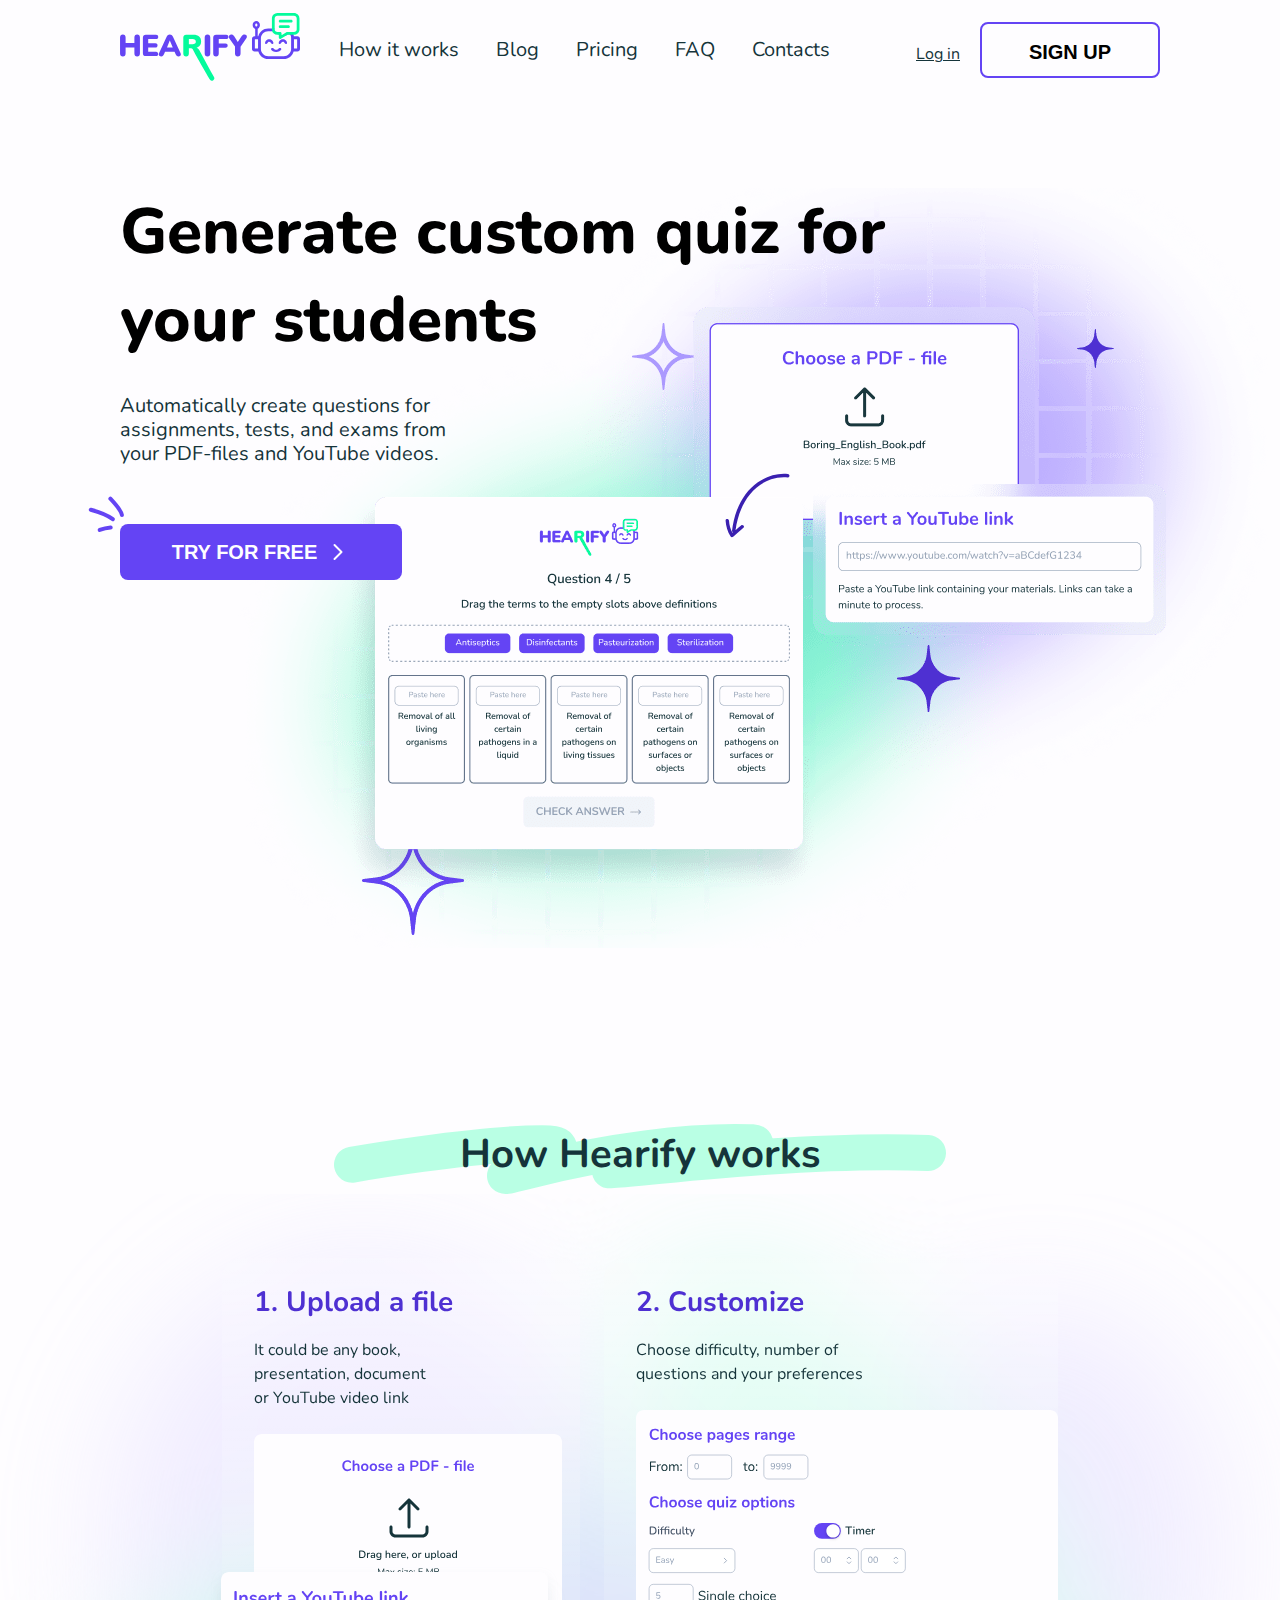
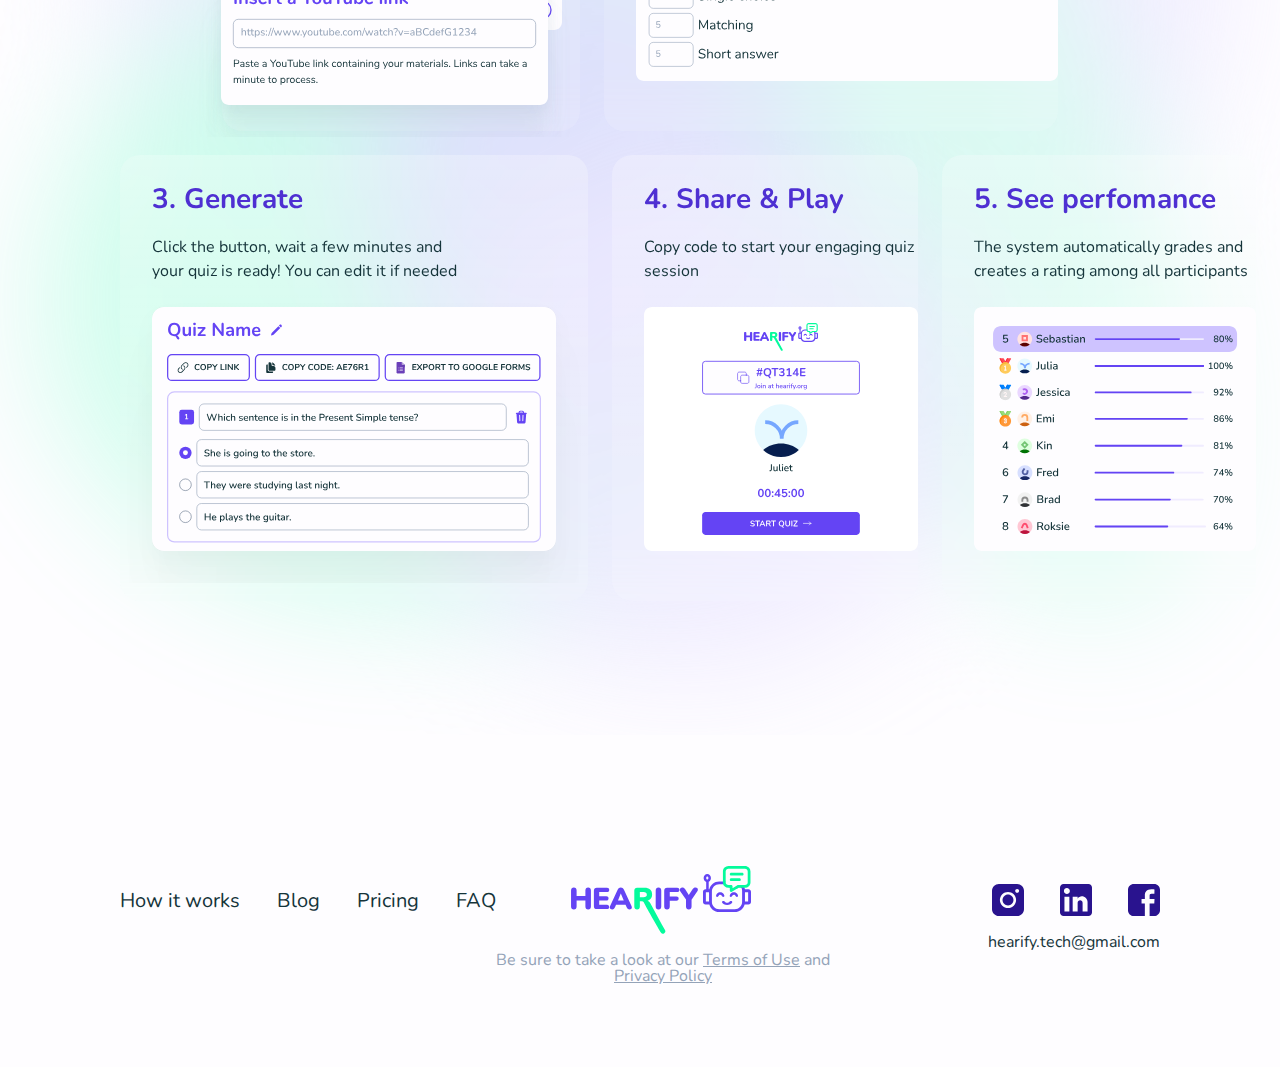
<file: html_css_version.html>
<!DOCTYPE html>
<html lang="en">


<head>
	<meta charset="UTF-8">
	<meta name="viewport" content="width=device-width, initial-scale=1.0">
	<link rel="stylesheet" href="styles.css">
	<link rel="preconnect" href="https://fonts.googleapis.com">
	<link rel="preconnect" href="https://fonts.gstatic.com" crossorigin>
	<link href="https://fonts.googleapis.com/css2?family=Nunito:wght@400;600;700;800&display=swap" rel="stylesheet">
	<link rel="icon" href="./images/favicon.ico" type="image/x-icon">
	<title>Hearify Landing</title>
</head>


<body>


	<div class="container">


		<header class="header">
				<div>
					<a 
						href="#">
						<img class="logo" loading="lazy" src="./images/logo.svg"/>
					</a>
				</div>

				<nav class="nav">
					<a href="#" class="nav-link">How it works</a>
					<a href="#" class="nav-link">Blog</a>
					<a href="#" class="nav-link">Pricing</a>
					<a href="#" class="nav-link">FAQ</a>
          <a href="#" class="nav-link">Contacts</a>
				</nav>

				<div class="authentication">
					<a href="#" class="login">Log in</a>
					<a 
						href="#" class="button-link">
							<button class="btn">sign up</button>
					</a>
				</div>

		</header>


		<main class="content">

			<div class="hero-image">

				<div class="vector">
					<img loading="lazy" src="./images/vector.svg"/>
				</div>

				<div class="hero-text">Generate custom quiz for your students</div>

				<div class="text">
					Automatically create questions for assignments, tests, and exams from your PDF-files and YouTube videos.
				</div>

				<div>
					<button class="hero-btn">
						try for free
						<img loading="lazy" src="./images/icon.svg"/>

						<div class="splash">
							<img loading="lazy" src="./images/splash.svg"/>
						</div>
					</button>

					

				</div>

			</div>

		<div class="how-hearify-works-page">

			<div class="how-hearify-works-vector">
				<div class="how-hearify-works-text">How Hearify works</div>
			</div>

			<div class="how-hearify-works-background">

				<div class="how-hearify-works-cards-top">

				<div class="how-hearify-works-card-top-left how-hearify-works-cards">
					<div class="card-header">1. Upload a file</div>
					<div class="card-text card-1-text">It could be any book, presentation, document or YouTube video link</div>
					<div class="card-image">
						<img loading="lazy" src="./images/appload-pdf.svg"/>
							<div>
								<img class="card-image-apload-you-tube-file" loading="lazy" src="./images/appload-video.svg"/>
							</div>
					</div>
				</div>

				<div class="how-hearify-works-card-top-right how-hearify-works-cards">
					<div class="card-header">2. Customize</div>
					<div class="card-text card-2-text">Choose difficulty, number of questions and your preferences</div>
					<div class="card-image"><img loading="lazy" src="./images/customize.svg"/></div>
				</div>

				</div>

				<div class="how-hearify-works-cards-bottom">

					<div class="how-hearify-works-card-bottom-left how-hearify-works-cards">
						<div class="card-header">3. Generate</div>
						<div class="card-text card-3-text">Click the button, wait a few minutes and your quiz is ready! You can edit it if needed</div>
						<div class="card-image-generate"><img loading="lazy" src="./images/generate.svg"/></div>
					</div>

					<div class="how-hearify-works-card-bottom-center how-hearify-works-cards">
						<div class="card-header">4. Share & Play</div>
						<div class="card-text">Copy code to start your engaging quiz session</div>
						<div class="card-image"><img loading="lazy" src="./images/share-pay.svg"/></div>
					</div>
	
					<div class="how-hearify-works-card-bottom-right how-hearify-works-cards">
						<div class="card-header">5. See perfomance</div>
						<div class="card-text">The system automatically grades and creates a rating among all participants</div>
						<div class="card-image"><img loading="lazy" src="./images/performance.svg"/></div>
					</div>
	
					</div>
					

			</div>
		</div>
	</main>


		<footer class="footer">

			<nav class="footer-nav">
				<a href="#" class="nav-link">How it works</a>
				<a href="#" class="nav-link">Blog</a>
				<a href="#" class="nav-link">Pricing</a>
				<a href="#" class="nav-link">FAQ</a>
			</nav>

			<div class="footer-logo">
				<a 
					href="#">
					<img loading="lazy" src="./images/logo.svg"/>
				</a>
				<div class="terms">
					Be sure to take a look at our <a class="terms-link" href="#"><u>Terms of Use</u></a> and <a href="#" class="terms-link"><u>Privacy Policy</u></a>
				</div>
			</div>

			<div class="contacts">
				<a href="#" class="social-network">
					<img loading="lazy" src="./images/streamline_instagram-solid.svg"/>
				</a>
				<a href="#" class="social-network">
					<img loading="lazy" src="./images/mdi_linkedin.svg"/>
				</a>
				<a href="#" class="social-network">
					<img loading="lazy" src="./images/brandico_facebook-rect.svg"/>
				</a>
				<div>
					<a class="email" href="mailto:hearify.tech@gmail.com">
					hearify.tech@gmail.com
					</a>
				</div>
			</div>

		</footer>


	</div>


</body>
</html>
</file>
<file: styles.css>
body {
	display: flex;
	justify-content: center;

	font-family: 'Nunito', sans-serif;
	line-height: 150%;

	margin: 0;
	padding: 0;

	min-height: 100vh;

	background-color: #fefdff;

	--header-height: 100px;
	--footer-height: 332px;

}

.container {
	width: 100%;
	max-width: 1440px;
}

.header {
	display: flex;
  justify-content: space-between;
  align-items: center;

	height: var(--header-height);
}

.logo {
	display: inline;
	margin: 16px 0 16px 120px;
}

.nav {
	font-size: 20px;
}

.nav-link {
	margin: 35px 32px 35px 0;

	text-decoration: none;
	color: #15343A;
}

.authentication {
	margin-right: 120px;
}

.login {
	display: inline;
	text-align: center;
	margin: 38px 16px;

	font-size: 16px;
	font-weight: 400;
	text-decoration-line: underline;
	color: #15343A;
}

.btn {
	display: inline;	
	justify-content: center;
	align-items: center;
	gap: 8px;

	width: 180px;
	height: 56px;

	margin: 18px 0 18px 0;
	padding: 16px;

	font-size: 20px;
	font-weight: 700;
	line-height: 24px;
	text-transform: uppercase;

	border-radius: var(--components, 8px);
	border: 2px solid var(--brand-purple-400---main, #6444F4);
	
	background-color: #fefdff;

	cursor: pointer;
}

.button-link {
	text-decoration: none;
}

.content {
	min-height: calc(100vh - var(--header-height) - var(--footer-height));
}

.hero-image {
	position: relative;

	height: 760px;

  background-image: url("./images/hero-image.png");
  background-position: right;
  background-repeat: no-repeat;
}

.vector {
	position: absolute;
	top: 285px;
	right: 490px;
}

.hero-text {
	margin-left: 120px;
	margin-top: 88px;
	
	width: 879px;
	height: 174px;

	font-size: 64px;
	font-weight: 800;
	line-height: normal;
}

.text {
	width: 331px;
	height: 90px;

	margin-left: 120px;
	margin-top: 32px;

	color: #15343A;

	font-size: 20px;
	font-weight: 400;
}

.hero-btn {
	position: relative;
	display: flex;
	justify-content: center;
	align-items: center;

	width: 282px;
	height: 56px;
	margin: 40px 0 0 120px;
	gap: 8px;

	font-size: 20px;
	font-weight: 700;
	text-transform: uppercase;

	border: none;
	border-radius: 8px;

	background: #6444F4;
	color: #FEFDFF;

	cursor: pointer;
}

.splash {
	position: absolute;
	top: -28px;
	left: -32px;
}

.how-hearify-works-page {
	margin-top: 176px;
}

.how-hearify-works-vector {
	position: relative;

	height: 70px;

	background-image: url(./images/how-hearify-works.svg);
	background-position: center;
	background-repeat: no-repeat;
}

.how-hearify-works-text {
	font-size: 40px;
	font-weight: 700;

	color: #15343A;
	text-align: center;
	align-items: center;
	line-height: 1.5;
}

.how-hearify-works-background {
	background-image: url(./images/bg.svg);
	background-position: center;
}

.how-hearify-works-cards {
	border-radius: 20px;

	background: linear-gradient(180deg, rgba(255, 255, 255, 0.25) 0%, rgba(255, 255, 255, 0.13) 68.53%);
	backdrop-filter: blur(22.885459899902344px);
}

.how-hearify-works-cards-top {
	display: flex;

	padding-top: 64px;
	margin: 0 222px 24px 222px;

	height: 473px;
}

.how-hearify-works-card-top-left {
	height: 100%;
	width: 486px;

	margin-right: 24px;
}

.how-hearify-works-card-top-right {
	height: 100%;
	width: 486px;
}

.how-hearify-works-cards-bottom {
	display: flex;

	margin: 0 120px;
	padding-bottom: 134px;

	height: 446px;
}

.how-hearify-works-card-bottom-left {
	height: 100%;
	width: 468px;
}


.how-hearify-works-card-bottom-center {
	height: 100%;
	width: 338px;

	margin: 0 24px;

}

.how-hearify-works-card-bottom-right {
	height: 100%;
	width: 346px;
}

.card-header {
	margin: 32px 0 24px 32px;

	font-size: 28px;
	font-weight: 700;
	color: #4E30D2;
}

.card-text {
	margin: 0 0 24px 32px;

	font-size: 16px;
	color: #15343A;
	}

.card-1-text {
	margin-right: 140px;
}

.card-2-text {
	margin-right: 150px;
}

.card-3-text {
	margin-right: 120px;
}

.card-image {
	position: relative;
	
	margin-left: 32px;
}

.card-image-apload-you-tube-file {
	position: absolute;
	top: 132px;
	right: 0;
}

.card-image-generate {
	margin-top: -12px;
}

.footer {
	display: flex;
  justify-content: space-between;
  align-items: center;

  height: var(--footer-height);

  line-height: 1;

	background-color: #FEFDFF;
}

.footer-nav {
  display: inline;

  margin-left: 120px;

  font-size: 20px;
}

.footer-logo {
  position: relative;
  display: inline;

  margin-right: 182px;
}

.terms {
  position: absolute;
  left: -100px;
  top: 86px;

  width: 384px;

  text-align: center;

  font-size: 16px;
  color: #94A3B8;
}

.terms-link {
	text-decoration: none;

	color: #94A3B8;
}

.contacts {
	position: relative;

  margin-right: 104px;
}

.social-network {
  margin: 0 16px;

  text-decoration: none;
}

.email {
  position: absolute;
  top: 50px; 
  right: 0px;

  margin-right: 16px;

  text-align: right;

  font-size: 16px;
  font-weight: 400;
  color: #15343A;
  text-decoration: none;
}
</file>
